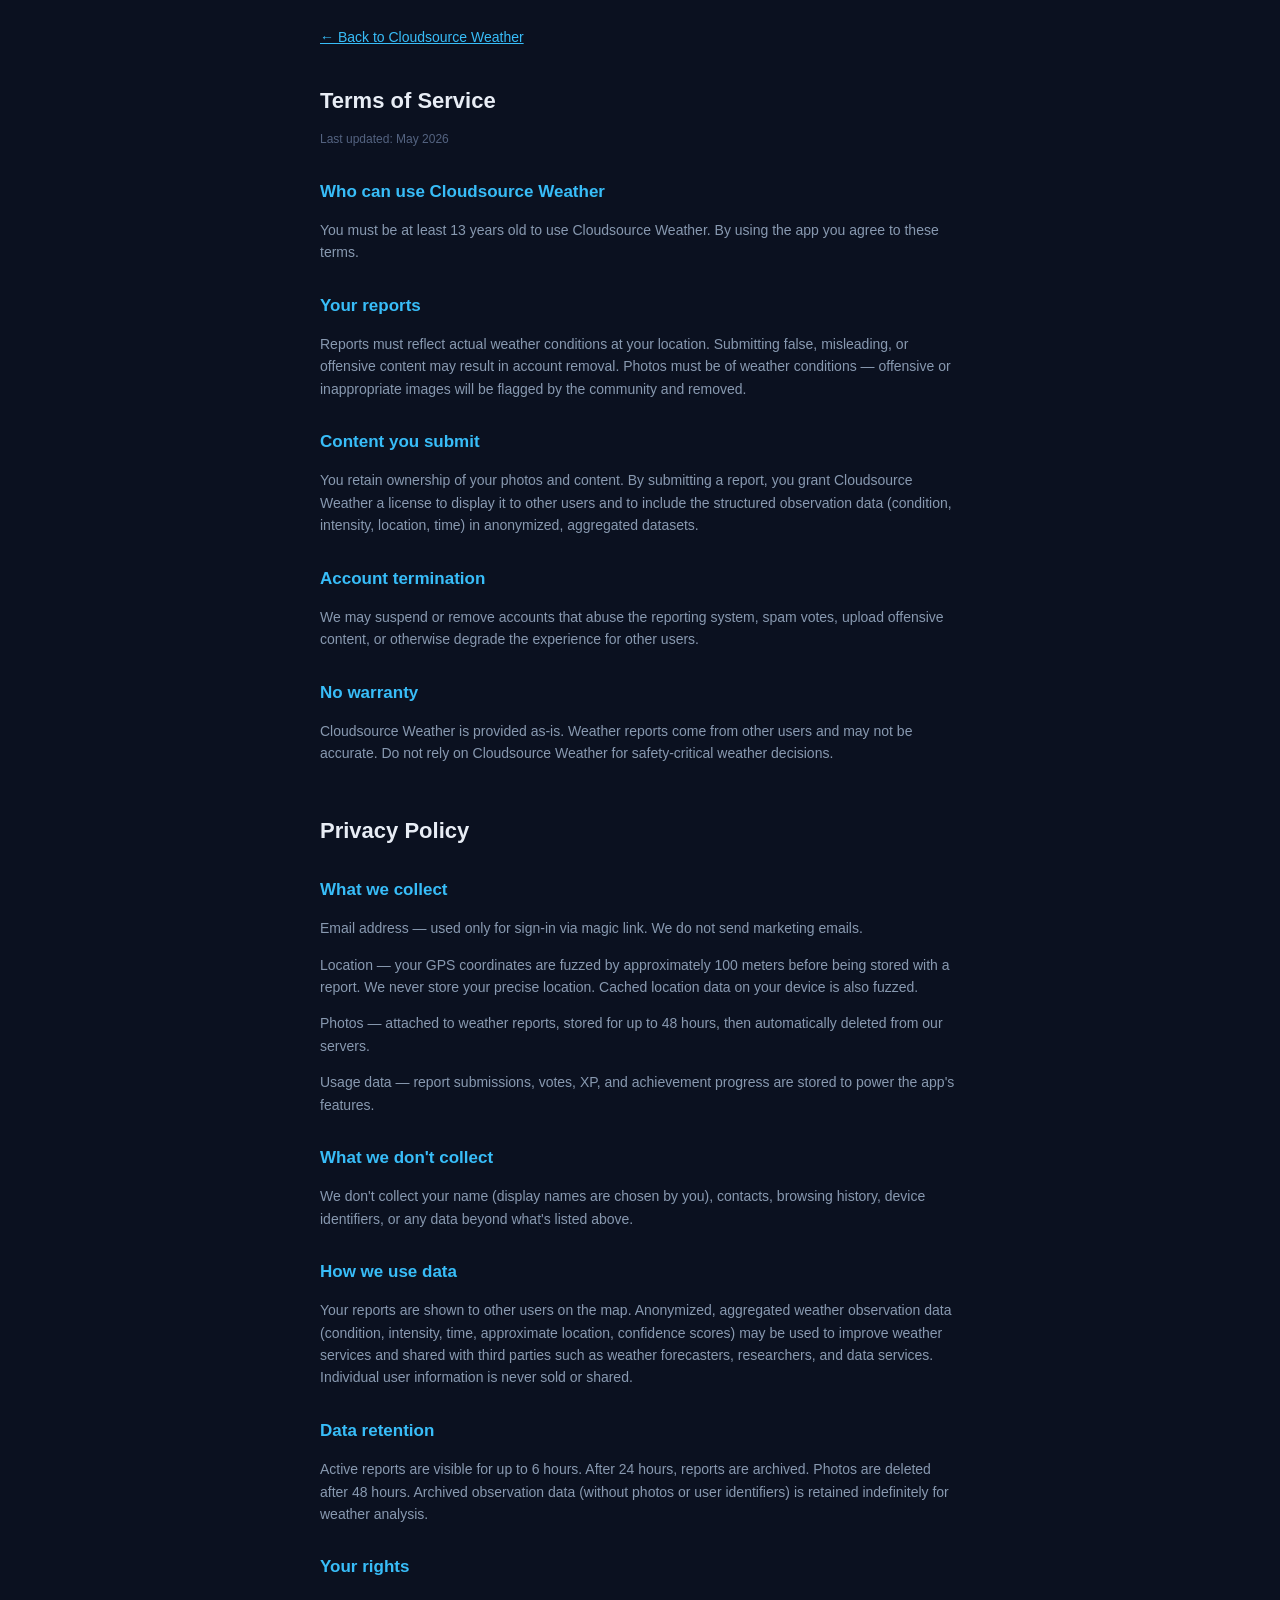
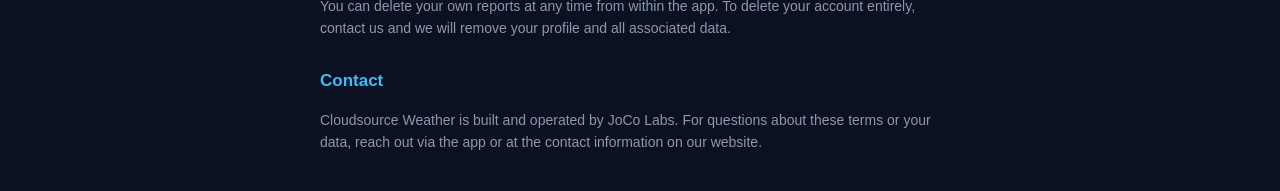
<file: terms.html>
<!DOCTYPE html>
<html lang="en">
<head>
  <meta charset="UTF-8">
  <meta name="viewport" content="width=device-width, initial-scale=1.0">
  <title>Cloudsource Weather — Terms & Privacy</title>
  <style>
    body {
      font-family: -apple-system, BlinkMacSystemFont, 'Segoe UI', sans-serif;
      max-width: 640px;
      margin: 0 auto;
      padding: 24px 16px;
      background: #0b1120;
      color: #e8edf5;
      line-height: 1.6;
    }
    h1 { font-size: 22px; margin-bottom: 4px; }
    h2 { font-size: 17px; margin-top: 28px; color: #38bdf8; }
    p { color: #8899b0; font-size: 14px; }
    a { color: #38bdf8; }
    .back { display: inline-block; margin-bottom: 20px; font-size: 14px; }
    .updated { font-size: 12px; color: #546380; }
  </style>
</head>
<body>
  <a href="./" class="back">← Back to Cloudsource Weather</a>
  <h1>Terms of Service</h1>
  <p class="updated">Last updated: May 2026</p>

  <h2>Who can use Cloudsource Weather</h2>
  <p>You must be at least 13 years old to use Cloudsource Weather. By using the app you agree to these terms.</p>

  <h2>Your reports</h2>
  <p>Reports must reflect actual weather conditions at your location. Submitting false, misleading, or offensive content may result in account removal. Photos must be of weather conditions — offensive or inappropriate images will be flagged by the community and removed.</p>

  <h2>Content you submit</h2>
  <p>You retain ownership of your photos and content. By submitting a report, you grant Cloudsource Weather a license to display it to other users and to include the structured observation data (condition, intensity, location, time) in anonymized, aggregated datasets.</p>

  <h2>Account termination</h2>
  <p>We may suspend or remove accounts that abuse the reporting system, spam votes, upload offensive content, or otherwise degrade the experience for other users.</p>

  <h2>No warranty</h2>
  <p>Cloudsource Weather is provided as-is. Weather reports come from other users and may not be accurate. Do not rely on Cloudsource Weather for safety-critical weather decisions.</p>

  <h1 style="margin-top:48px;">Privacy Policy</h1>

  <h2>What we collect</h2>
  <p>Email address — used only for sign-in via magic link. We do not send marketing emails.</p>
  <p>Location — your GPS coordinates are fuzzed by approximately 100 meters before being stored with a report. We never store your precise location. Cached location data on your device is also fuzzed.</p>
  <p>Photos — attached to weather reports, stored for up to 48 hours, then automatically deleted from our servers.</p>
  <p>Usage data — report submissions, votes, XP, and achievement progress are stored to power the app's features.</p>

  <h2>What we don't collect</h2>
  <p>We don't collect your name (display names are chosen by you), contacts, browsing history, device identifiers, or any data beyond what's listed above.</p>

  <h2>How we use data</h2>
  <p>Your reports are shown to other users on the map. Anonymized, aggregated weather observation data (condition, intensity, time, approximate location, confidence scores) may be used to improve weather services and shared with third parties such as weather forecasters, researchers, and data services. Individual user information is never sold or shared.</p>

  <h2>Data retention</h2>
  <p>Active reports are visible for up to 6 hours. After 24 hours, reports are archived. Photos are deleted after 48 hours. Archived observation data (without photos or user identifiers) is retained indefinitely for weather analysis.</p>

  <h2>Your rights</h2>
  <p>You can delete your own reports at any time from within the app. To delete your account entirely, contact us and we will remove your profile and all associated data.</p>

  <h2>Contact</h2>
  <p>Cloudsource Weather is built and operated by JoCo Labs. For questions about these terms or your data, reach out via the app or at the contact information on our website.</p>
</body>
</html>
</file>
